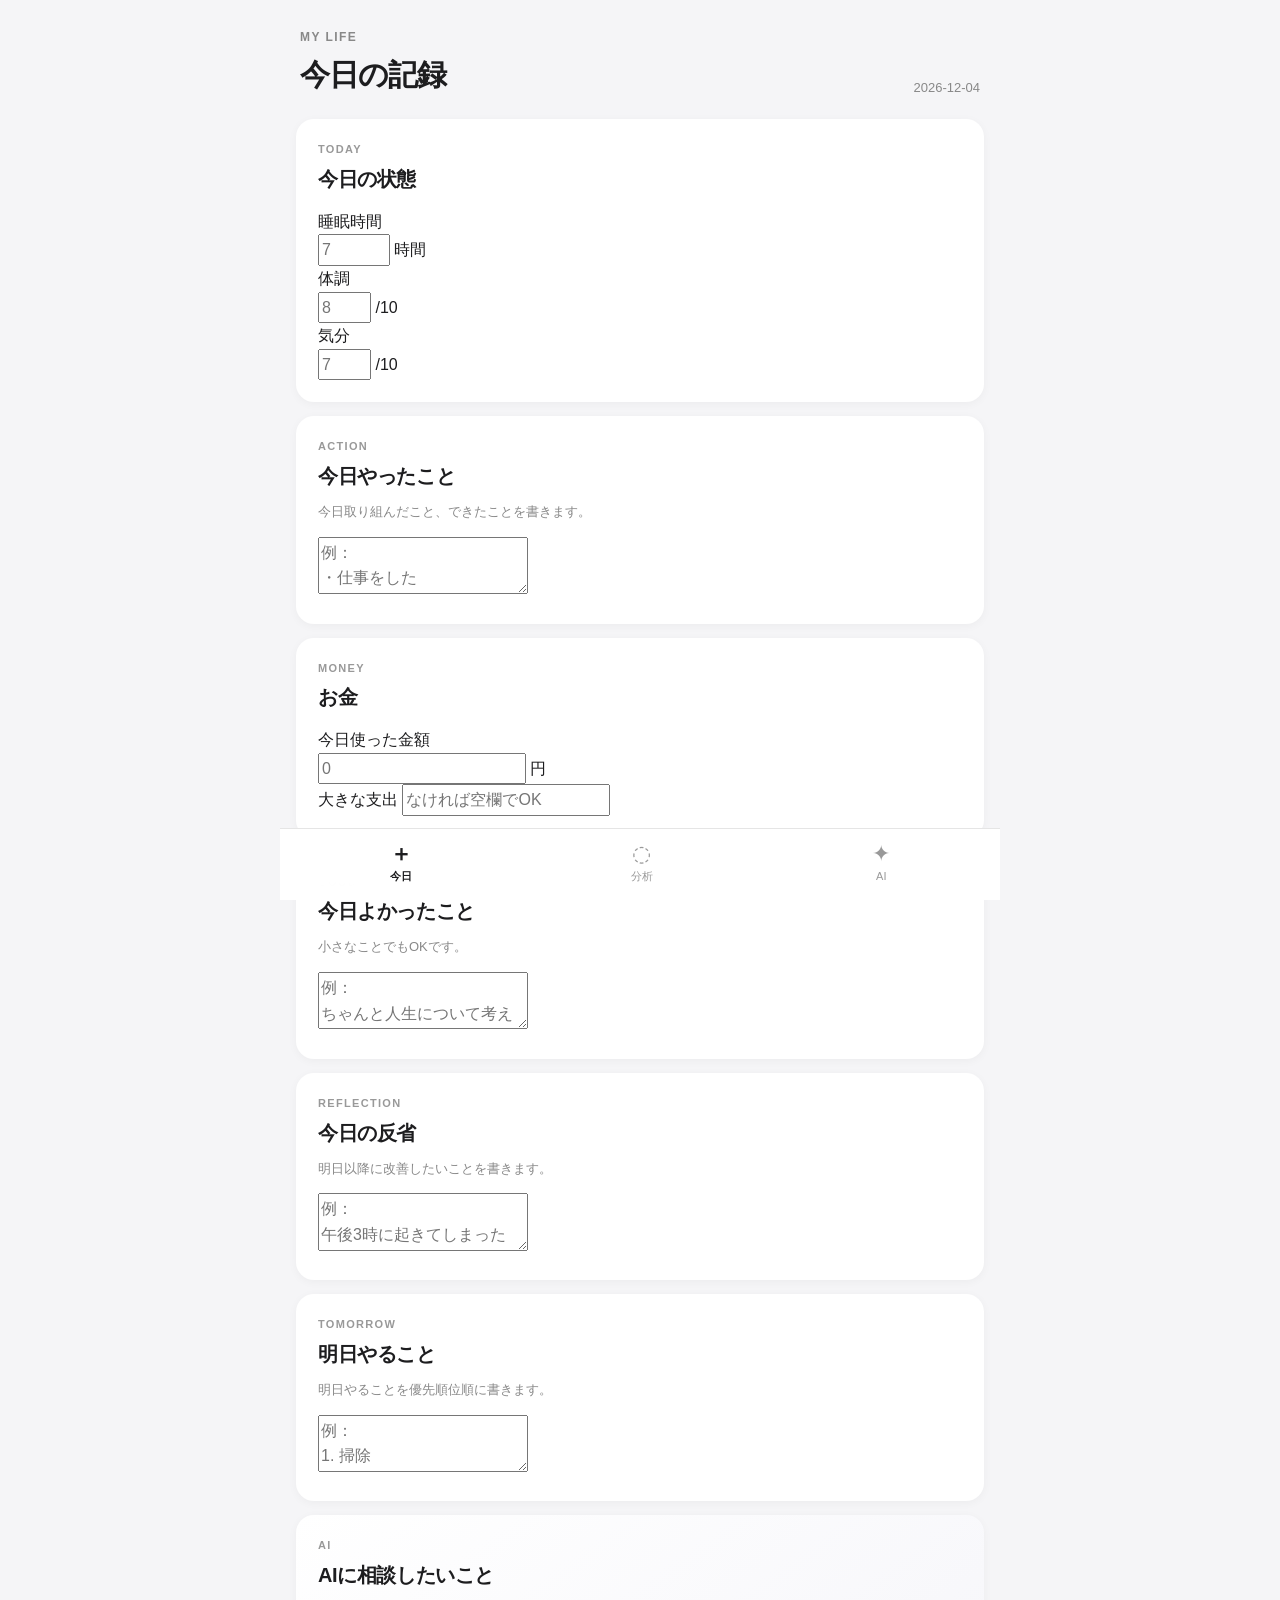
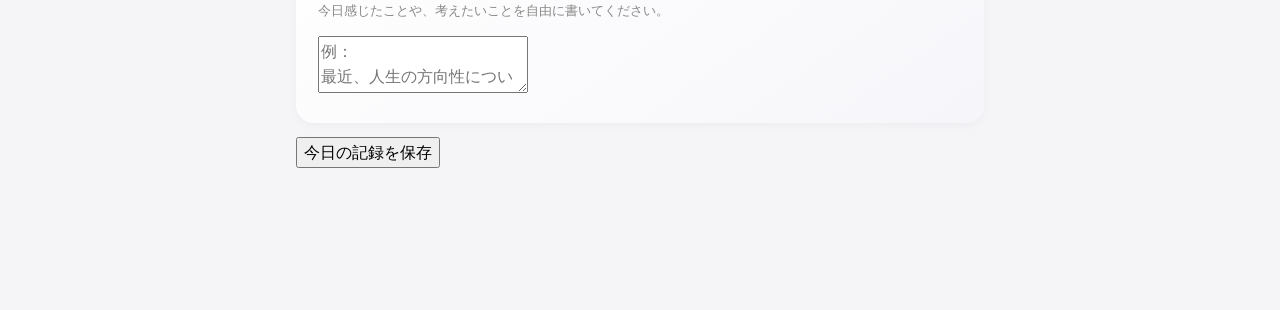
<file: index.html>
<!DOCTYPE html>
<html lang="ja">

<head>
    <meta charset="UTF-8">
    <meta name="viewport"
          content="width=device-width, initial-scale=1.0">

    <title>MY LIFE</title>

    <link rel="stylesheet" href="style.css">
</head>

<body>

<div class="app">

    <!-- ==================== -->
    <!-- HEADER -->
    <!-- ==================== -->

    <header class="app-header">

        <div>
            <p class="eyebrow">MY LIFE</p>
            <h1>今日の記録</h1>
        </div>

        <div class="today">
            <span id="today"></span>
        </div>

    </header>


    <!-- ==================== -->
    <!-- MAIN -->
    <!-- ==================== -->

    <main class="main-content">


        <!-- 今日の状態 -->

        <section class="card">

            <div class="section-header">

                <div>
                    <p class="section-label">TODAY</p>
                    <h2>今日の状態</h2>
                </div>

            </div>


            <div class="metrics">

                <div class="metric">

                    <label for="sleep">
                        睡眠時間
                    </label>

                    <div class="input-with-unit">

                        <input
                            type="number"
                            id="sleep"
                            min="0"
                            max="24"
                            step="0.5"
                            placeholder="7"
                        >

                        <span>時間</span>

                    </div>

                </div>


                <div class="metric">

                    <label for="health">
                        体調
                    </label>

                    <div class="input-with-unit">

                        <input
                            type="number"
                            id="health"
                            min="1"
                            max="10"
                            placeholder="8"
                        >

                        <span>/10</span>

                    </div>

                </div>


                <div class="metric">

                    <label for="mood">
                        気分
                    </label>

                    <div class="input-with-unit">

                        <input
                            type="number"
                            id="mood"
                            min="1"
                            max="10"
                            placeholder="7"
                        >

                        <span>/10</span>

                    </div>

                </div>

            </div>

        </section>


        <!-- 今日やったこと -->

        <section class="card">

            <div class="section-header">

                <div>

                    <p class="section-label">
                        ACTION
                    </p>

                    <h2>今日やったこと</h2>

                </div>

            </div>


            <p class="description">
                今日取り組んだこと、できたことを書きます。
            </p>


            <textarea
                id="done"
                placeholder="例：
・仕事をした
・ジムに行った
・人生について考えた"
            ></textarea>

        </section>


        <!-- お金 -->

        <section class="card">

            <div class="section-header">

                <div>

                    <p class="section-label">
                        MONEY
                    </p>

                    <h2>お金</h2>

                </div>

            </div>


            <div class="form-group">

                <label for="money">
                    今日使った金額
                </label>

                <div class="input-with-unit">

                    <input
                        type="number"
                        id="money"
                        min="0"
                        placeholder="0"
                    >

                    <span>円</span>

                </div>

            </div>


            <div class="form-group">

                <label for="bigExpense">
                    大きな支出
                </label>

                <input
                    type="text"
                    id="bigExpense"
                    placeholder="なければ空欄でOK"
                >

            </div>

        </section>


        <!-- よかったこと -->

        <section class="card">

            <div class="section-header">

                <div>

                    <p class="section-label">
                        GOOD
                    </p>

                    <h2>今日よかったこと</h2>

                </div>

            </div>


            <p class="description">
                小さなことでもOKです。
            </p>


            <textarea
                id="good"
                placeholder="例：
ちゃんと人生について考えられた"
            ></textarea>

        </section>


        <!-- 反省 -->

        <section class="card">

            <div class="section-header">

                <div>

                    <p class="section-label">
                        REFLECTION
                    </p>

                    <h2>今日の反省</h2>

                </div>

            </div>


            <p class="description">
                明日以降に改善したいことを書きます。
            </p>


            <textarea
                id="reflection"
                placeholder="例：
午後3時に起きてしまった"
            ></textarea>

        </section>


        <!-- 明日 -->

        <section class="card">

            <div class="section-header">

                <div>

                    <p class="section-label">
                        TOMORROW
                    </p>

                    <h2>明日やること</h2>

                </div>

            </div>


            <p class="description">
                明日やることを優先順位順に書きます。
            </p>


            <textarea
                id="tomorrow"
                placeholder="例：
1. 掃除
2. ジム
3. 仕事"
            ></textarea>

        </section>


        <!-- AI -->

        <section class="card ai-card">

            <div class="section-header">

                <div>

                    <p class="section-label">
                        AI
                    </p>

                    <h2>AIに相談したいこと</h2>

                </div>

            </div>


            <p class="description">
                今日感じたことや、考えたいことを自由に書いてください。
            </p>


            <textarea
                id="aiQuestion"
                placeholder="例：
最近、人生の方向性について迷っている。"
            ></textarea>

        </section>


        <!-- 保存 -->

        <section class="save-section">

            <button
                id="saveButton"
                class="save-button"
            >
                今日の記録を保存
            </button>

            <p
                id="status"
                class="status"
            ></p>

        </section>


    </main>


    <!-- ==================== -->
    <!-- BOTTOM NAV -->
    <!-- ==================== -->

    <nav class="bottom-nav">

        <a
            href="index.html"
            class="nav-item active"
        >

            <span class="nav-icon">＋</span>
            <span>今日</span>

        </a>


        <a
            href="analysis.html"
            class="nav-item"
        >

            <span class="nav-icon">◌</span>
            <span>分析</span>

        </a>


        <a
            href="ai.html"
            class="nav-item"
        >

            <span class="nav-icon">✦</span>
            <span>AI</span>

        </a>

    </nav>

</div>


<script src="script.js"></script>

</body>

</html>
</file>
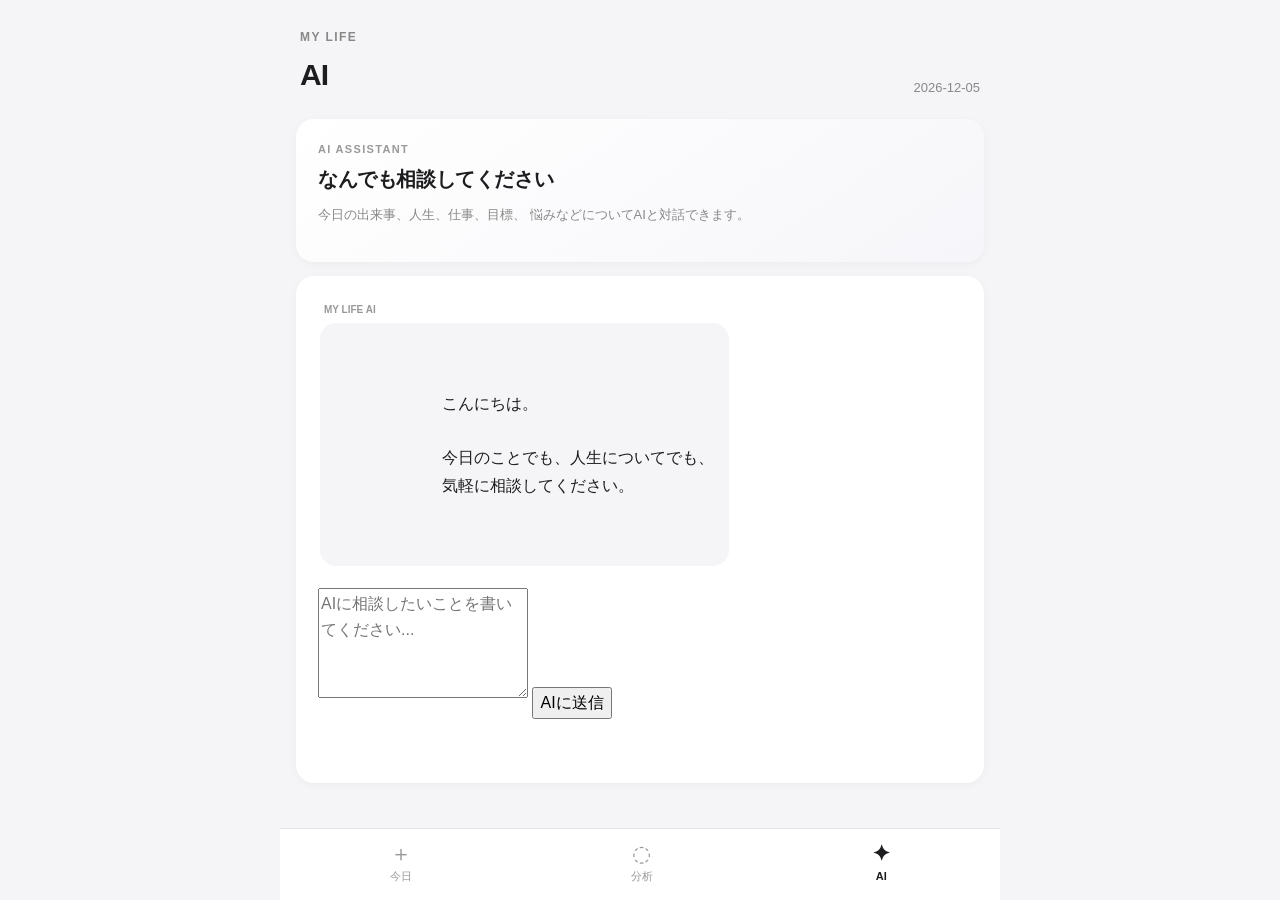
<file: ai.html>
<!DOCTYPE html>
<html lang="ja">

<head>

    <meta charset="UTF-8">

    <meta
        name="viewport"
        content="width=device-width, initial-scale=1.0"
    >

    <title>MY LIFE - AI</title>

    <link
        rel="stylesheet"
        href="style.css"
    >

</head>


<body>

<div class="app">


    <!-- HEADER -->

    <header class="app-header">

        <div>

            <p class="eyebrow">
                MY LIFE
            </p>

            <h1>
                AI
            </h1>

        </div>


        <div class="today">

            <span id="today"></span>

        </div>

    </header>



    <main class="main-content">


        <!-- AI INTRO -->

        <section class="card ai-card">

            <p class="section-label">
                AI ASSISTANT
            </p>

            <h2>
                なんでも相談してください
            </h2>

            <p class="description">
                今日の出来事、人生、仕事、目標、
                悩みなどについてAIと対話できます。
            </p>

        </section>



        <!-- CHAT -->

        <section class="card">

            <div
                id="chat"
                class="chat"
            >

                <div class="message ai">

                    <div class="message-label">
                        MY LIFE AI
                    </div>

                    <div class="message-content">

                        こんにちは。<br>
                        今日のことでも、人生についてでも、
                        気軽に相談してください。

                    </div>

                </div>

            </div>


            <!-- INPUT -->

            <div class="chat-input-area">

                <textarea
                    id="aiInput"
                    placeholder="AIに相談したいことを書いてください..."
                    rows="4"
                ></textarea>


                <button
                    id="sendButton"
                    class="save-button"
                >
                    AIに送信
                </button>


                <p
                    id="status"
                    class="status"
                ></p>

            </div>

        </section>


    </main>



    <!-- BOTTOM NAV -->

    <nav class="bottom-nav">


        <a
            href="index.html"
            class="nav-item"
        >

            <span class="nav-icon">
                ＋
            </span>

            <span>
                今日
            </span>

        </a>


        <a
            href="analysis.html"
            class="nav-item"
        >

            <span class="nav-icon">
                ◌
            </span>

            <span>
                分析
            </span>

        </a>


        <a
            href="ai.html"
            class="nav-item active"
        >

            <span class="nav-icon">
                ✦
            </span>

            <span>
                AI
            </span>

        </a>


    </nav>


</div>


<script src="ai.js"></script>

</body>

</html>
</file>
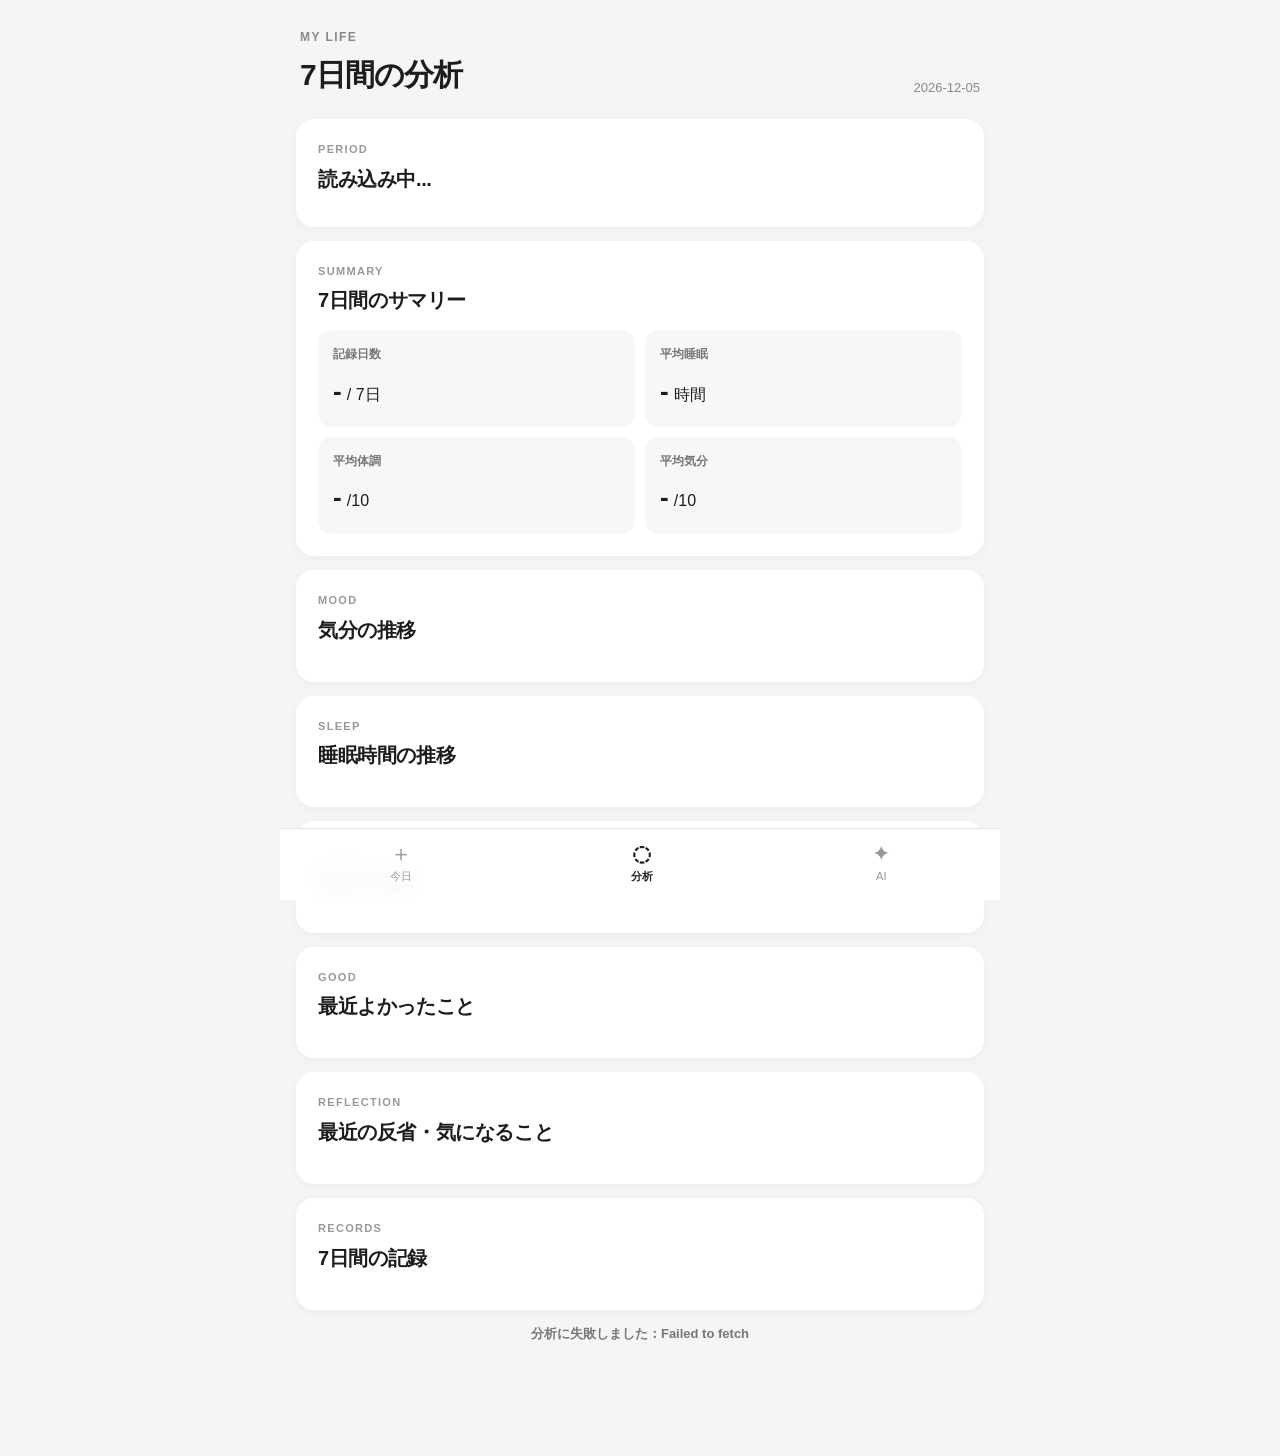
<file: analysis.html>
<!DOCTYPE html>
<html lang="ja">

<head>

    <meta charset="UTF-8">

    <meta
        name="viewport"
        content="width=device-width, initial-scale=1.0"
    >

    <title>MY LIFE - 分析</title>

    <link
        rel="stylesheet"
        href="style.css"
    >

</head>


<body>

<div class="app">


    <!-- HEADER -->

    <header class="app-header">

        <div>

            <p class="eyebrow">
                MY LIFE
            </p>

            <h1>
                7日間の分析
            </h1>

        </div>


        <div class="today">

            <span id="today"></span>

        </div>

    </header>



    <main class="main-content">


        <!-- 期間 -->

        <section class="card period-card">

            <p class="section-label">
                PERIOD
            </p>

            <h2 id="period">
                読み込み中...
            </h2>

            <p
                id="recordSummary"
                class="description"
            ></p>

        </section>



        <!-- サマリー -->

        <section class="card">

            <div class="section-header">

                <div>

                    <p class="section-label">
                        SUMMARY
                    </p>

                    <h2>
                        7日間のサマリー
                    </h2>

                </div>

            </div>


            <div class="summary-grid">


                <div class="summary-item">

                    <span class="summary-label">
                        記録日数
                    </span>

                    <strong id="recordCount">
                        -
                    </strong>

                    <span>
                        / 7日
                    </span>

                </div>


                <div class="summary-item">

                    <span class="summary-label">
                        平均睡眠
                    </span>

                    <strong id="averageSleep">
                        -
                    </strong>

                    <span>
                        時間
                    </span>

                </div>


                <div class="summary-item">

                    <span class="summary-label">
                        平均体調
                    </span>

                    <strong id="averageHealth">
                        -
                    </strong>

                    <span>
                        /10
                    </span>

                </div>


                <div class="summary-item">

                    <span class="summary-label">
                        平均気分
                    </span>

                    <strong id="averageMood">
                        -
                    </strong>

                    <span>
                        /10
                    </span>

                </div>


            </div>

        </section>



        <!-- 気分 -->

        <section class="card">

            <div class="section-header">

                <div>

                    <p class="section-label">
                        MOOD
                    </p>

                    <h2>
                        気分の推移
                    </h2>

                </div>

            </div>


            <div
                id="moodChart"
                class="chart"
            ></div>

        </section>



        <!-- 睡眠 -->

        <section class="card">

            <div class="section-header">

                <div>

                    <p class="section-label">
                        SLEEP
                    </p>

                    <h2>
                        睡眠時間の推移
                    </h2>

                </div>

            </div>


            <div
                id="sleepChart"
                class="chart"
            ></div>

        </section>



        <!-- 傾向 -->

        <section class="card">

            <div class="section-header">

                <div>

                    <p class="section-label">
                        TRENDS
                    </p>

                    <h2>
                        最近の傾向
                    </h2>

                </div>

            </div>


            <div
                id="trendList"
                class="trend-list"
            ></div>

        </section>



        <!-- 良かったこと -->

        <section class="card">

            <div class="section-header">

                <div>

                    <p class="section-label">
                        GOOD
                    </p>

                    <h2>
                        最近よかったこと
                    </h2>

                </div>

            </div>


            <div
                id="goodList"
                class="text-list"
            ></div>

        </section>



        <!-- 反省 -->

        <section class="card">

            <div class="section-header">

                <div>

                    <p class="section-label">
                        REFLECTION
                    </p>

                    <h2>
                        最近の反省・気になること
                    </h2>

                </div>

            </div>


            <div
                id="reflectionList"
                class="text-list"
            ></div>

        </section>



        <!-- 記録一覧 -->

        <section class="card">

            <div class="section-header">

                <div>

                    <p class="section-label">
                        RECORDS
                    </p>

                    <h2>
                        7日間の記録
                    </h2>

                </div>

            </div>


            <div
                id="recordList"
                class="record-list"
            ></div>

        </section>



        <!-- STATUS -->

        <p
            id="status"
            class="status"
        >
            読み込み中...
        </p>


    </main>



    <!-- BOTTOM NAV -->

    <nav class="bottom-nav">


        <a
            href="index.html"
            class="nav-item"
        >

            <span class="nav-icon">
                ＋
            </span>

            <span>
                今日
            </span>

        </a>


        <a
            href="analysis.html"
            class="nav-item active"
        >

            <span class="nav-icon">
                ◌
            </span>

            <span>
                分析
            </span>

        </a>


        <a
            href="ai.html"
            class="nav-item"
        >

            <span class="nav-icon">
                ✦
            </span>

            <span>
                AI
            </span>

        </a>


    </nav>


</div>


<script
    src="https://cdn.plot.ly/plotly-3.7.0.min.js"
    charset="utf-8"
></script>

<script src="analysis.js"></script>

</body>

</html>
</file>
<file: style.css>
* {
    box-sizing: border-box;
}


html {
    background: #f5f5f7;
}


body {

    margin: 0;

    font-family:
        -apple-system,
        BlinkMacSystemFont,
        "Segoe UI",
        sans-serif;

    background: #f5f5f7;

    color: #1d1d1f;

    line-height: 1.6;

}


button,
input,
textarea {
    font: inherit;
}


.app {

    width: 100%;

    max-width: 720px;

    margin: 0 auto;

    padding-bottom: 100px;

}


/* =========================
   HEADER
========================= */

.app-header {

    padding: 28px 20px 20px;

    display: flex;

    justify-content: space-between;

    align-items: flex-end;

}


.eyebrow {

    margin: 0 0 4px;

    font-size: 12px;

    font-weight: 700;

    letter-spacing: 0.12em;

    color: #888;

}


.app-header h1 {

    margin: 0;

    font-size: 30px;

    letter-spacing: -0.03em;

}


.today {

    font-size: 13px;

    color: #888;

}


/* =========================
   MAIN
========================= */

.main-content {

    padding: 0 16px;

}


/* =========================
   CARD
========================= */

.card {

    background: #fff;

    border-radius: 18px;

    padding: 22px;

    margin-bottom: 14px;

    box-shadow:
        0 2px 10px rgba(
            0,
            0,
            0,
            0.04
        );

}


.section-header {

    display: flex;

    justify-content: space-between;

}


.section-label {

    margin: 0 0 4px;

    font-size: 11px;

    font-weight: 800;

    letter-spacing: 0.12em;

    color: #999;

}


.card h2 {

    margin: 0 0 14px;

    font-size: 20px;

    letter-spacing: -0.02em;

}


.description {

    margin: -4px 0 14px;

    color: #888;

    font-size: 13px;

}


/* =========================
   PERIOD
========================= */

.period-card h2 {

    margin-top: 4px;

    margin-bottom: 5px;

    font-size: 20px;

}


/* =========================
   SUMMARY
========================= */

.summary-grid {

    display: grid;

    grid-template-columns:
        repeat(2, 1fr);

    gap: 10px;

}


.summary-item {

    background: #f7f7f8;

    border-radius: 14px;

    padding: 15px;

}


.summary-label {

    display: block;

    margin-bottom: 6px;

    color: #777;

    font-size: 12px;

    font-weight: 600;

}


.summary-value {

    display: flex;

    align-items: baseline;

    gap: 3px;

}


.summary-item strong {

    font-size: 26px;

    letter-spacing: -0.04em;

}


.summary-value span {

    color: #888;

    font-size: 12px;

}


/* =========================
   PLOTLY
========================= */

.plotly-chart {

    width: 100%;

    height: 250px;

    min-width: 0;

}


/*
   Plotlyの内部SVGが
   スマホ画面からはみ出さないようにする
*/

.plotly-chart .js-plotly-plot,
.plotly-chart .plot-container,
.plotly-chart .svg-container {

    width: 100% !important;

    max-width: 100% !important;

}


/* =========================
   TRENDS
========================= */

.trend-list {

    display: flex;

    flex-direction: column;

    gap: 10px;

}


.trend-item {

    display: flex;

    justify-content: space-between;

    align-items: center;

    gap: 15px;

    padding: 14px 15px;

    background: #f7f7f8;

    border-radius: 12px;

}


.trend-item span {

    color: #777;

    font-size: 14px;

}


.trend-item strong {

    font-size: 14px;

    text-align: right;

}


/* =========================
   TEXT LIST
========================= */

.text-list {

    display: flex;

    flex-direction: column;

    gap: 10px;

}


.text-list-item {

    padding: 14px;

    background: #f7f7f8;

    border-radius: 12px;

}


.text-list-date {

    display: block;

    margin-bottom: 5px;

    color: #888;

    font-size: 12px;

}


.text-list-item p {

    margin: 0;

    white-space: pre-wrap;

    overflow-wrap: anywhere;

    line-height: 1.7;

}


/* =========================
   RECORD LIST
========================= */

.record-list {

    display: flex;

    flex-direction: column;

}


.record-item {

    display: flex;

    justify-content: space-between;

    align-items: center;

    padding: 13px 0;

    border-bottom:
        1px solid #eeeeee;

}


.record-item:last-child {

    border-bottom: none;

}


.record-exists {

    color: #222;

    font-size: 13px;

    font-weight: 700;

}


.record-missing {

    color: #aaa;

    font-size: 13px;

}


/* =========================
   STATUS
========================= */

.status {

    min-height: 22px;

    margin: 10px 0;

    text-align: center;

    color: #777;

    font-size: 13px;

    font-weight: 600;

}


/* =========================
   BOTTOM NAV
========================= */

.bottom-nav {

    position: fixed;

    bottom: 0;

    left: 50%;

    transform:
        translateX(-50%);

    width: 100%;

    max-width: 720px;

    height: 72px;

    display: flex;

    justify-content: space-around;

    align-items: center;

    background:
        rgba(
            255,
            255,
            255,
            0.94
        );

    backdrop-filter:
        blur(12px);

    -webkit-backdrop-filter:
        blur(12px);

    border-top:
        1px solid #e5e5e5;

    z-index: 100;

}


.nav-item {

    display: flex;

    flex-direction: column;

    align-items: center;

    gap: 3px;

    text-decoration: none;

    color: #999;

    font-size: 11px;

}


.nav-item.active {

    color: #1d1d1f;

    font-weight: 700;

}


.nav-icon {

    font-size: 22px;

    line-height: 1;

}


/* =========================
   MOBILE
========================= */

@media (max-width: 500px) {


    .app {

        padding-bottom: 90px;

    }


    .app-header {

        padding:
            22px
            16px
            18px;

    }


    .app-header h1 {

        font-size: 26px;

    }


    .main-content {

        padding:
            0 12px;

    }


    .card {

        padding: 18px;

        border-radius: 16px;

    }


    .summary-grid {

        gap: 8px;

    }


    .summary-item {

        padding: 13px;

    }


    .summary-item strong {

        font-size: 22px;

    }


    .plotly-chart {

        height: 230px;

        margin-left: -4px;

        width:
            calc(100% + 8px);

    }


    .trend-item {

        padding:
            13px;

    }


    .trend-item strong {

        font-size: 13px;

    }


    .text-list-item {

        padding: 13px;

    }


    .bottom-nav {

        height: 68px;

    }

}
/* =========================
   AI CHAT
========================= */

.chat {
    display: flex;
    flex-direction: column;
    gap: 14px;
    max-height: 55vh;
    overflow-y: auto;
    padding: 4px 2px 10px;
}

.message {
    max-width: 88%;
}

.message.ai {
    align-self: flex-start;
}

.message.user {
    align-self: flex-end;
}

.message-label {
    margin-bottom: 5px;
    padding: 0 4px;
    font-size: 10px;
    font-weight: 700;
    color: #999;
}

.message-content {
    padding: 13px 15px;
    border-radius: 16px;
    background: #f5f5f7;
    white-space: pre-wrap;
    word-break: break-word;
    line-height: 1.7;
}

.message.user .message-content {
    background: #1d1d1f;
    color: #fff;
}

.chat-input-area {
    margin-top: 12px;
}

.chat-input-area textarea {
    min-height: 110px;
    margin-bottom: 10px;
}

.ai-card {
    background:
        linear-gradient(
            145deg,
            #ffffff,
            #f6f6fa
        );
}
</file>
